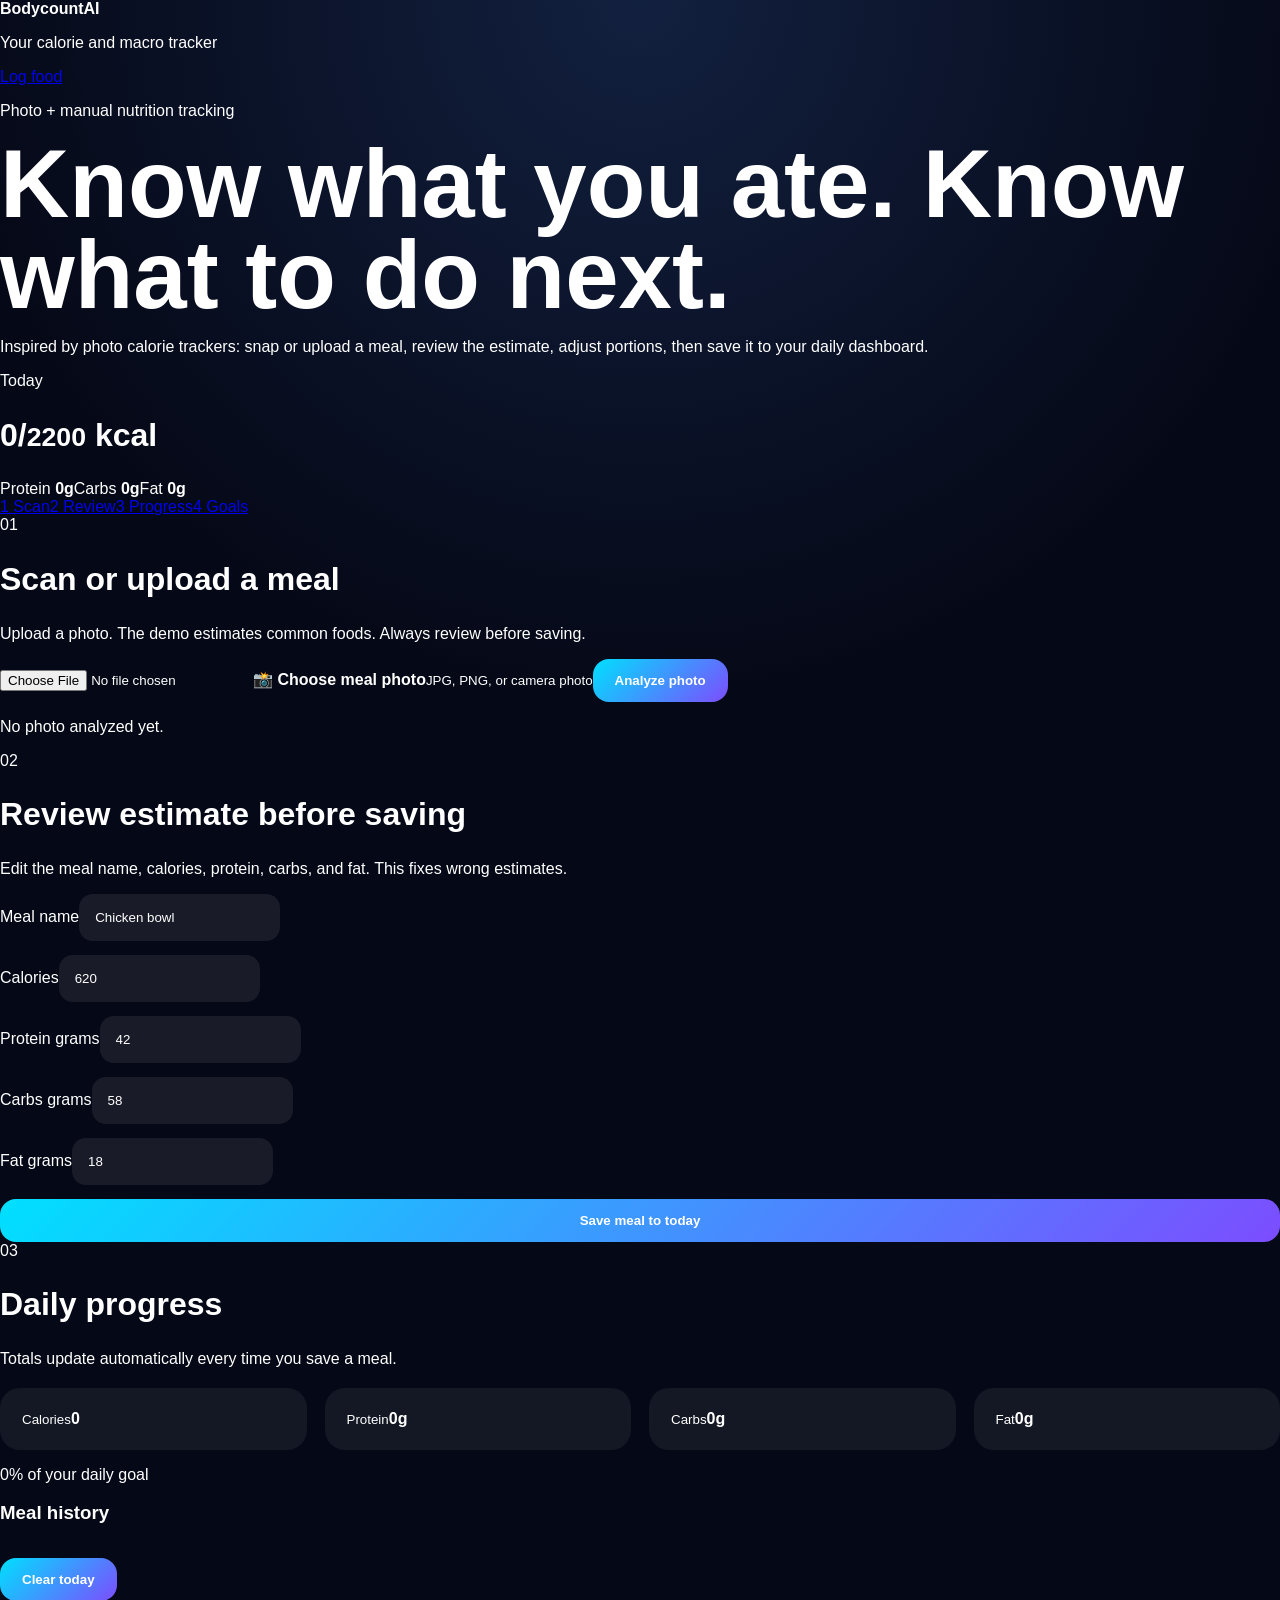
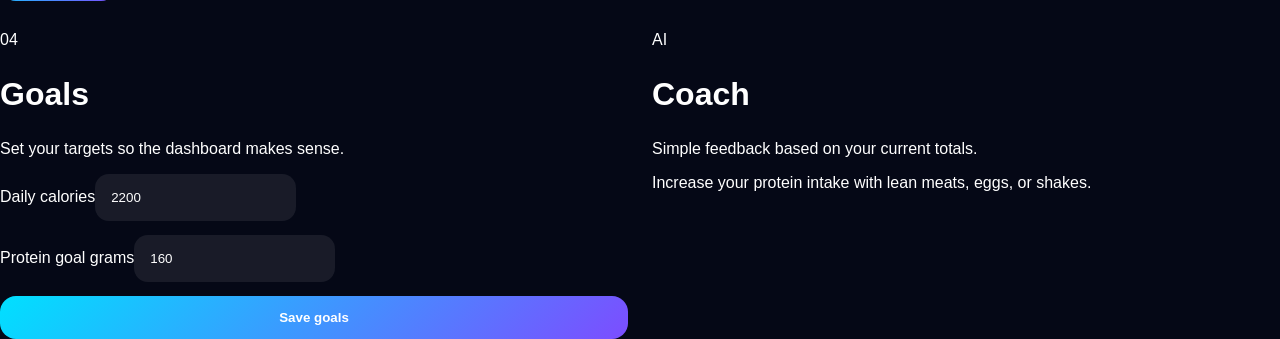
<file: bodycount/index.html>
<!DOCTYPE html><html lang="en"><head><meta charset="UTF-8"><meta name="viewport" content="width=device-width, initial-scale=1.0"><title>Bodycount AI</title><link rel="manifest" href="manifest.json"><meta name="theme-color" content="#07111f"><link rel="stylesheet" href="styles.css?v=21"></head><body><main class="app"><header class="topbar"><div><b class="logo">Bodycount<span>AI</span></b><p>Your calorie and macro tracker</p></div><a href="#log" class="pill">Log food</a></header><section class="hero"><div><p class="tag">Photo + manual nutrition tracking</p><h1>Know what you ate. Know what to do next.</h1><p class="lead">Inspired by photo calorie trackers: snap or upload a meal, review the estimate, adjust portions, then save it to your daily dashboard.</p></div><div class="summary"><p>Today</p><h2><span id="heroCalories">0</span>/<small id="heroGoal">2200</small> kcal</h2><div class="bar"><div id="heroProgress"></div></div><div class="mini"><span>Protein <b id="heroProtein">0g</b></span><span>Carbs <b id="heroCarbs">0g</b></span><span>Fat <b id="heroFat">0g</b></span></div></div></section><section class="tabs"><a href="#scan">1 Scan</a><a href="#review">2 Review</a><a href="#dashboard">3 Progress</a><a href="#goals">4 Goals</a></section><section id="scan" class="card"><div class="title"><span>01</span><div><h2>Scan or upload a meal</h2><p>Upload a photo. The demo estimates common foods. Always review before saving.</p></div></div><label class="upload"><input id="mealInput" type="file" accept="image/*"><b>📸 Choose meal photo</b><small>JPG, PNG, or camera photo</small></label><img id="preview" class="preview hidden" alt="Meal preview"><button id="analyzeBtn">Analyze photo</button><p id="scanMessage" class="message">No photo analyzed yet.</p></section><section id="review" class="card"><div class="title"><span>02</span><div><h2>Review estimate before saving</h2><p>Edit the meal name, calories, protein, carbs, and fat. This fixes wrong estimates.</p></div></div><form id="mealForm" class="form"><label>Meal name<input id="mealName" value="Chicken bowl"></label><label>Calories<input id="mealCalories" type="number" min="0" value="620"></label><label>Protein grams<input id="mealProtein" type="number" min="0" value="42"></label><label>Carbs grams<input id="mealCarbs" type="number" min="0" value="58"></label><label>Fat grams<input id="mealFat" type="number" min="0" value="18"></label><button type="submit">Save meal to today</button></form></section><section id="dashboard" class="card"><div class="title"><span>03</span><div><h2>Daily progress</h2><p>Totals update automatically every time you save a meal.</p></div></div><div class="stats"><div><small>Calories</small><b id="totalCalories">0</b></div><div><small>Protein</small><b id="totalProtein">0g</b></div><div><small>Carbs</small><b id="totalCarbs">0g</b></div><div><small>Fat</small><b id="totalFat">0g</b></div></div><div class="bar big"><div id="dailyProgress"></div></div><p id="progressText" class="message">0% of daily calorie goal.</p><h3>Meal history</h3><div id="mealHistory" class="history"></div><button id="resetBtn" class="danger">Clear today</button></section><section id="goals" class="grid"><div class="card"><div class="title"><span>04</span><div><h2>Goals</h2><p>Set your targets so the dashboard makes sense.</p></div></div><form id="goalForm" class="form"><label>Daily calories<input id="goalCalories" type="number" min="1" value="2200"></label><label>Protein goal grams<input id="goalProtein" type="number" min="1" value="160"></label><button type="submit">Save goals</button></form></div><div class="card"><div class="title"><span>AI</span><div><h2>Coach</h2><p>Simple feedback based on your current totals.</p></div></div><p id="coachText" class="coach">Save a meal to get feedback.</p></div></section></main><script src="script.js?v=21"></script></body></html>
</file>
<file: bodycount/styles.css>
*{box-sizing:border-box}body{margin:0;font-family:Arial,Helvetica,sans-serif;background:#050816;color:#fff;background-image:radial-gradient(circle at top,#12203f,transparent 35%)}.app-shell{width:min(1200px,92%);margin:auto;padding:30px 0 80px}.nav,.hero-grid,.stats,.section-head,.macro-row,.nav-links,.grid{display:flex}.nav,.section-head{justify-content:space-between;align-items:center}.nav{margin-bottom:40px}.nav-links{gap:16px}.nav a,.cta,button{text-decoration:none;border:none;background:linear-gradient(135deg,#00e0ff,#7c4dff);color:#fff;padding:14px 22px;border-radius:16px;font-weight:700;cursor:pointer}.ghost{background:rgba(255,255,255,.08)}.brand{font-size:2rem;font-weight:800}.brand span,.eyebrow{color:#00e0ff}.hero-grid{gap:40px;align-items:center;flex-wrap:wrap}.hero-grid>*{flex:1 1 320px}.eyebrow{text-transform:uppercase;letter-spacing:2px}.subtitle,.muted{color:#aab5ce;line-height:1.7}h1{font-size:clamp(3rem,9vw,6rem);line-height:.95;margin:18px 0}h2{font-size:2rem}.phone-card,.panel{background:rgba(255,255,255,.05);border:1px solid rgba(255,255,255,.08);border-radius:28px;backdrop-filter:blur(16px)}.phone-card{padding:28px}.card-label{color:#9aa7c7}.score{font-size:3rem;font-weight:800}.score small{font-size:1rem;color:#9aa7c7}.progress,.big-progress{background:rgba(255,255,255,.08);border-radius:999px;overflow:hidden}.progress{height:16px;margin:20px 0}.big-progress{height:22px;margin-top:26px}.progress div,.big-progress div{height:100%;background:linear-gradient(90deg,#00e0ff,#7c4dff);width:0%;transition:.3s}.macro-row{justify-content:space-between;margin-top:18px}.grid{gap:24px;flex-wrap:wrap;margin-top:30px}.grid>*{flex:1 1 350px}.panel{padding:28px}.upload-box{display:flex;justify-content:center;align-items:center;padding:50px 20px;border:2px dashed rgba(255,255,255,.18);border-radius:22px;margin:20px 0}.upload-box input{display:none}.preview{width:100%;max-height:300px;object-fit:cover;border-radius:20px}.hidden{display:none}.form{display:grid;gap:14px}.form input{padding:16px;border-radius:14px;border:none;background:rgba(255,255,255,.08);color:#fff}.stats{gap:18px;flex-wrap:wrap;margin-top:20px}.stats div,.meal-item{background:rgba(255,255,255,.06);padding:22px;border-radius:20px;flex:1 1 180px}.stats span{display:block;color:#98a6c5;margin-bottom:10px}.stats strong{font-size:2rem}.history{margin-top:34px}.meal-item{margin-top:14px}.meal-item h4{margin:0 0 10px}.coach-text{font-size:1.1rem;line-height:1.8;color:#d9e0ef}@media(max-width:700px){.nav,.section-head{flex-direction:column;gap:16px;align-items:flex-start}h1{font-size:3.4rem}}
</file>
